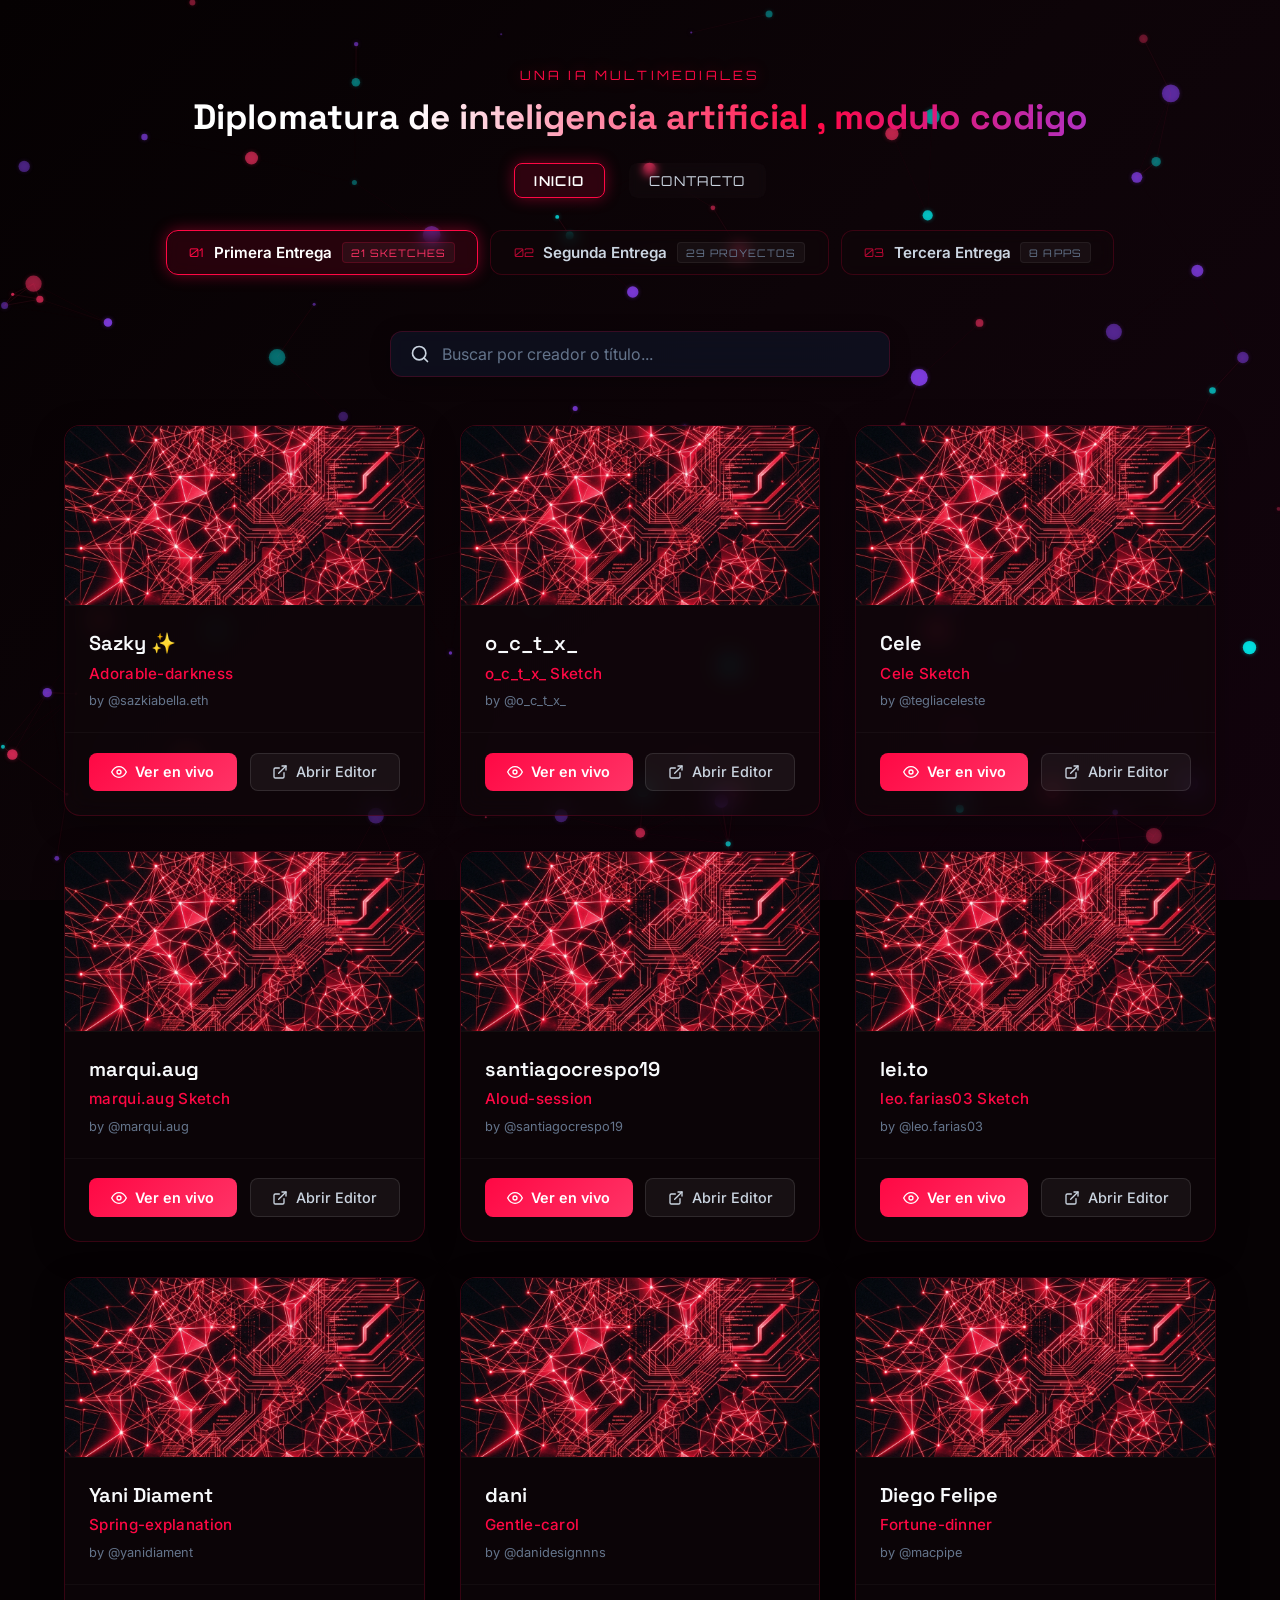
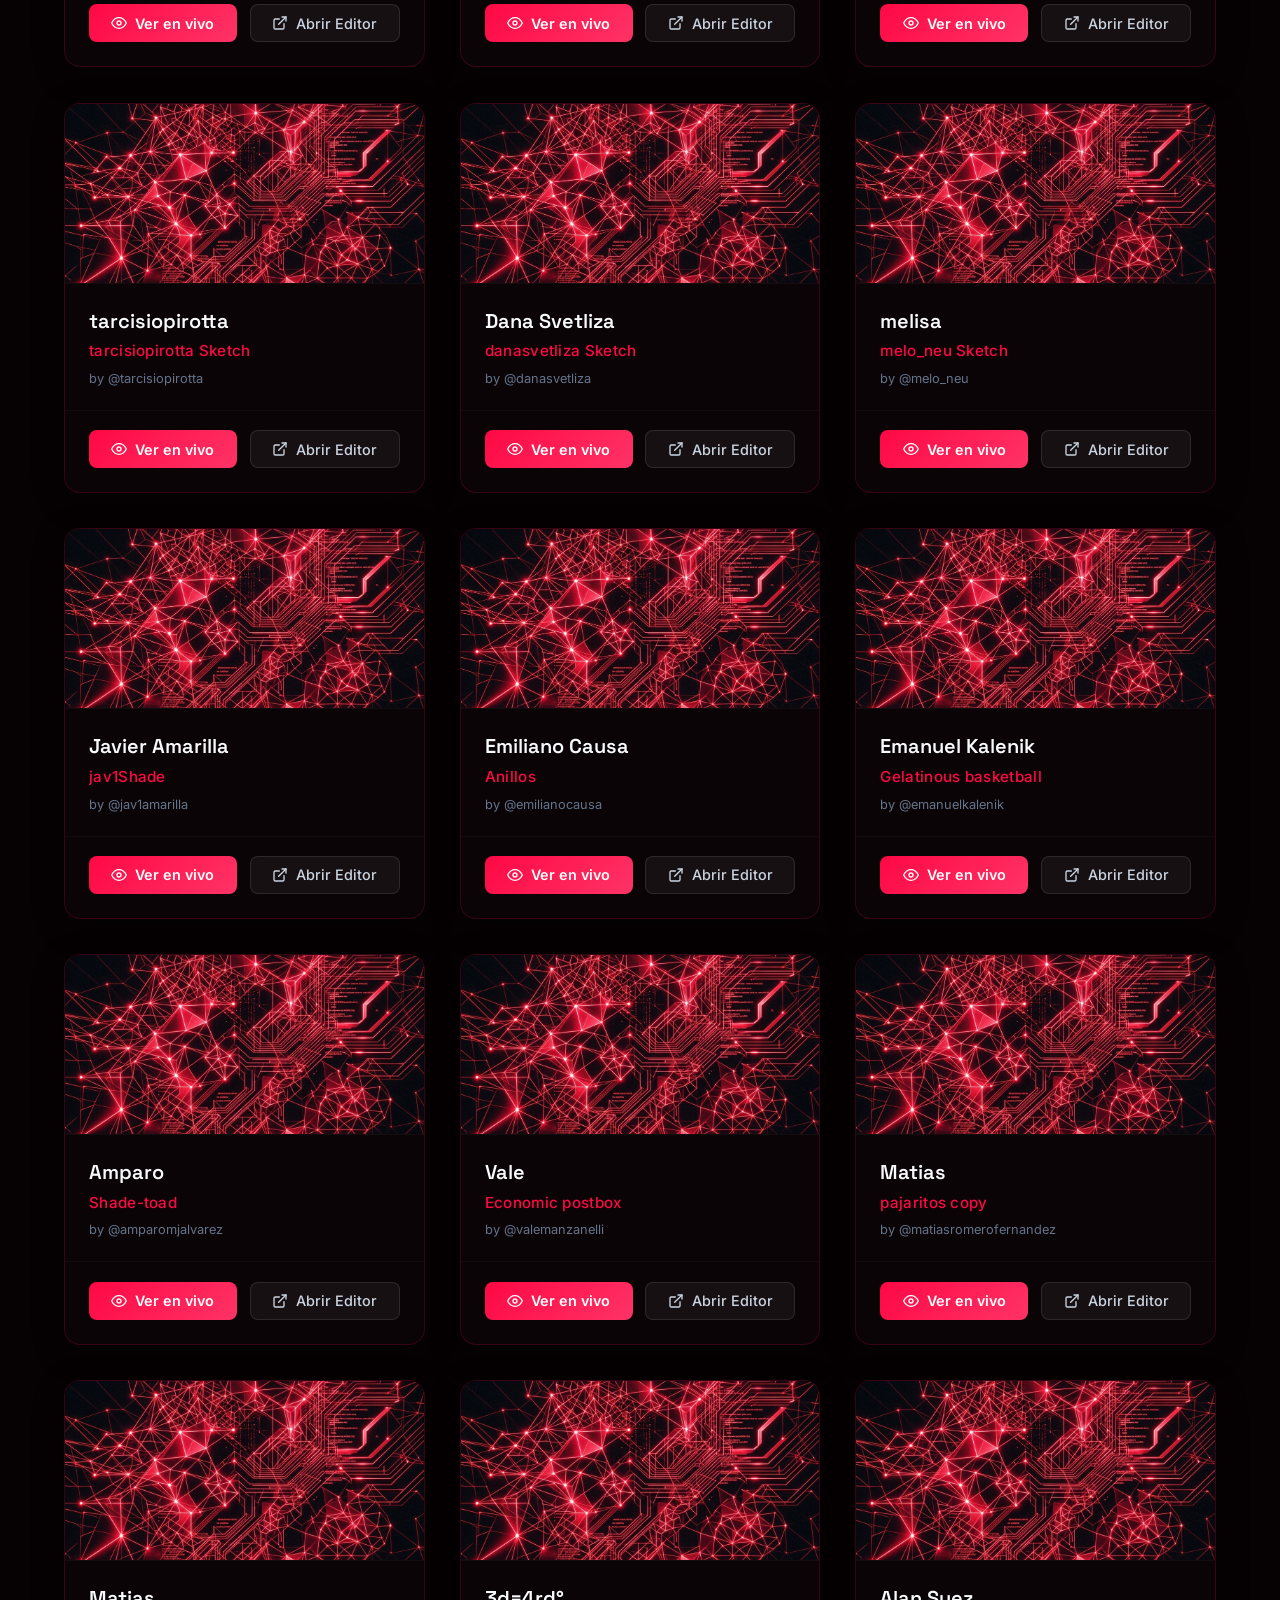
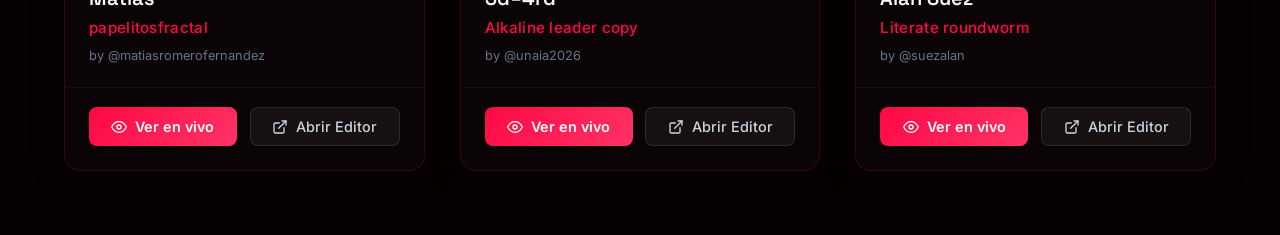
<file: index.html>
<!DOCTYPE html>
<html lang="es">
<head>
  <meta charset="UTF-8">
  <meta name="viewport" content="width=device-width, initial-scale=1.0">
  <title>Diplomatura de inteligencia artificial , modulo codigo - Galería de Trabajos</title>
  
  <!-- SEO Meta Tags -->
  <meta name="description" content="Galería de entregas y sketches creativos de los alumnos de la Diplomatura de Inteligencia Artificial (Módulo Código) de la UNA Multimediales.">
  <meta name="keywords" content="p5.js, creative coding, artificial intelligence, UNA Multimediales, diplomatura ia, generative art">
  <meta name="author" content="UNA Multimediales">
  
  <!-- Google Fonts -->
  <link rel="preconnect" href="https://fonts.googleapis.com">
  <link rel="preconnect" href="https://fonts.gstatic.com" crossorigin>
  <link href="https://fonts.googleapis.com/css2?family=Inter:wght@400;500;600&family=Orbitron:wght@500;700&family=Space+Grotesk:wght@500;700&display=swap" rel="stylesheet">
  
  <!-- Stylesheets -->
  <link rel="stylesheet" href="styles.css">
</head>
<body>

  <!-- Main Container -->
  <main class="container">
    
    <!-- Header -->
    <header>
      <span class="title-tag">UNA IA Multimediales</span>
      <h1 id="main-title">Diplomatura de inteligencia artificial , modulo codigo</h1>
      
      <!-- Navigation Bar -->
      <nav class="nav-bar" aria-label="Navegación principal">
        <a href="index.html" class="nav-link active" id="nav-home">Inicio</a>
        <a href="contacto.html" class="nav-link" id="nav-contact">Contacto</a>
      </nav>

      <!-- Tab Navigation for entregas -->
      <div class="tab-bar" role="tablist" aria-label="Entregas">
        <button class="tab-btn active" role="tab" aria-selected="true" data-tab="tp1" id="tab-tp1">
          <span class="tab-num">01</span>
          <span class="tab-label">Primera Entrega</span>
          <span class="tab-count">21 sketches</span>
        </button>
        <button class="tab-btn" role="tab" aria-selected="false" data-tab="tp2" id="tab-tp2">
          <span class="tab-num">02</span>
          <span class="tab-label">Segunda Entrega</span>
          <span class="tab-count">29 proyectos</span>
        </button>
        <button class="tab-btn" role="tab" aria-selected="false" data-tab="tp3" id="tab-tp3">
          <span class="tab-num">03</span>
          <span class="tab-label">Tercera Entrega</span>
          <span class="tab-count">8 apps</span>
        </button>
      </div>
    </header>

    <!-- TP1: p5.js Sketches -->
    <section id="section-tp1" class="tab-section active" aria-label="Primera entrega - p5.js sketches">
      <!-- Search Section -->
      <div class="search-wrapper" aria-label="Búsqueda de entregas">
        <div class="search-input-container">
          <span class="search-icon" aria-hidden="true">
            <svg xmlns="http://www.w3.org/2000/svg" width="20" height="20" viewBox="0 0 24 24" fill="none" stroke="currentColor" stroke-width="2" stroke-linecap="round" stroke-linejoin="round">
              <circle cx="11" cy="11" r="8"></circle>
              <line x1="21" y1="21" x2="16.65" y2="16.65"></line>
            </svg>
          </span>
          <input type="text" id="search-input" placeholder="Buscar por creador o título..." aria-label="Buscar sketches por creador o título">
        </div>
      </div>

      <!-- Cards Grid -->
      <section id="gallery-grid" class="gallery-grid" aria-label="Grilla de sketches de p5.js">
        <!-- Cards will be dynamically injected here by app.js -->
      </section>
    </section>

    <!-- TP2: GitHub Pages projects -->
    <section id="section-tp2" class="tab-section" aria-label="Segunda entrega - GitHub Pages">
      <section id="gallery-grid-tp2" class="gallery-grid" aria-label="Grilla de proyectos en GitHub Pages">
        <!-- Cards will be dynamically injected here by app.js -->
      </section>
    </section>

    <!-- TP3: Render deployed projects -->
    <section id="section-tp3" class="tab-section" aria-label="Tercera entrega - Render">
      <section id="gallery-grid-tp3" class="gallery-grid" aria-label="Grilla de proyectos en Render">
        <!-- Cards will be dynamically injected here by app.js -->
      </section>
    </section>

  </main>

  <!-- Interactive Modal Viewer for Live Sketches -->
  <dialog id="sketch-modal" class="modal-overlay" aria-labelledby="modal-title" aria-modal="true">
    <div class="modal-container">
      <header class="modal-header">
        <div class="modal-header-left">
          <h2 id="modal-title">Sketch Preview</h2>
          <a id="modal-external-link" href="#" target="_blank" aria-label="Abrir sketch en el editor de p5.js en una nueva pestaña">
            Abrir en p5.js Editor
            <svg xmlns="http://www.w3.org/2000/svg" width="12" height="12" viewBox="0 0 24 24" fill="none" stroke="currentColor" stroke-width="2" stroke-linecap="round" stroke-linejoin="round" aria-hidden="true">
              <path d="M18 13v6a2 2 0 0 1-2 2H5a2 2 0 0 1-2-2V8a2 2 0 0 1 2-2h6"></path>
              <polyline points="15 3 21 3 21 9"></polyline>
              <line x1="10" y1="14" x2="21" y2="3"></line>
            </svg>
          </a>
        </div>
        <button id="modal-close" aria-label="Cerrar vista previa del sketch">
          <svg xmlns="http://www.w3.org/2000/svg" width="20" height="20" viewBox="0 0 24 24" fill="none" stroke="currentColor" stroke-width="2" stroke-linecap="round" stroke-linejoin="round" aria-hidden="true">
            <line x1="18" y1="6" x2="6" y2="18"></line>
            <line x1="6" y1="6" x2="18" y2="18"></line>
          </svg>
        </button>
      </header>
      <div class="modal-body">
        <div id="modal-loading" class="modal-loading" aria-live="polite">
          <div class="spinner" aria-hidden="true"></div>
          <p>Ejecutando Sketch de p5.js...</p>
        </div>
        <iframe id="modal-iframe" src="about:blank" title="p5.js Sketch Interactive Preview" allow="accelerometer; autoplay; encrypted-media; gyroscope; picture-in-picture" allowfullscreen></iframe>
      </div>
    </div>
  </dialog>

  <!-- Javascript Scripts -->
  <script src="data.js"></script>
  <script src="app.js"></script>
  <script src="plexus.js"></script>
</body>
</html>
</file>
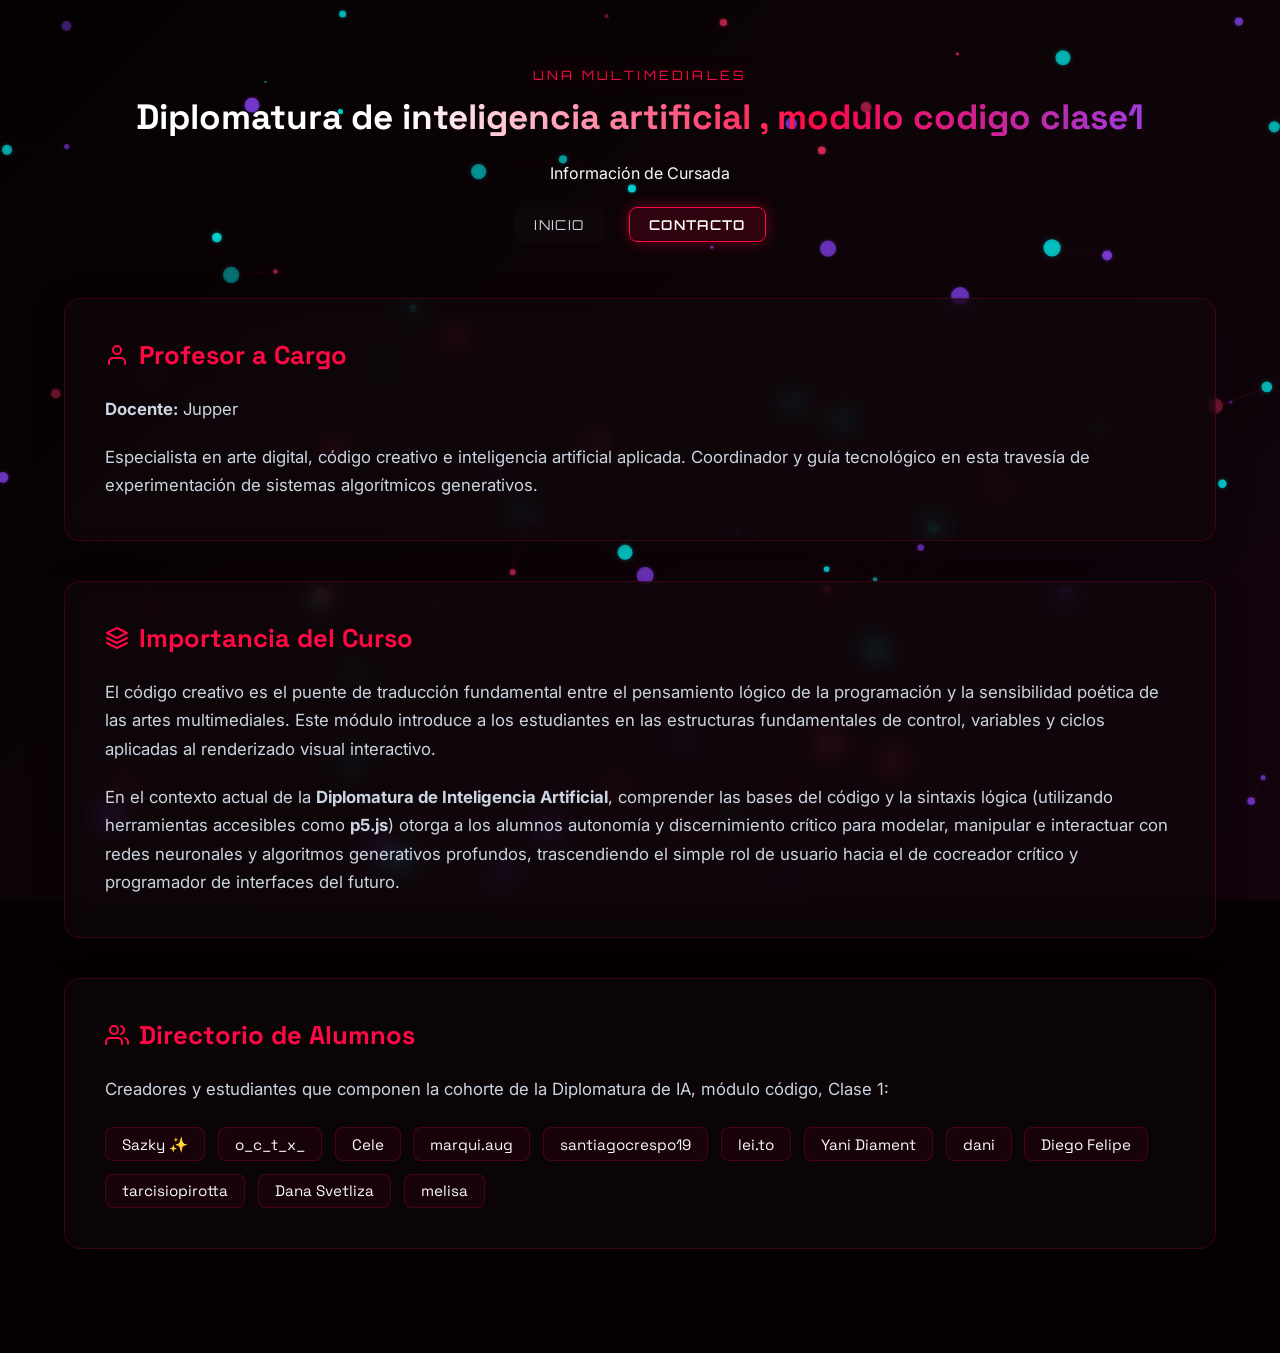
<file: contacto.html>
<!DOCTYPE html>
<html lang="es">
<head>
  <meta charset="UTF-8">
  <meta name="viewport" content="width=device-width, initial-scale=1.0">
  <title>Diplomatura de inteligencia artificial , modulo codigo clase1 - Información & Contacto</title>
  
  <!-- SEO Meta Tags -->
  <meta name="description" content="Información de contacto, listado de alumnos y profesor de la Diplomatura de Inteligencia Artificial de la UNA Multimediales. Reflexión sobre la importancia del código creativo.">
  <meta name="keywords" content="código creativo, artes multimediales, inteligencia artificial, profesor jupper, una, creative coding">
  
  <!-- Google Fonts -->
  <link rel="preconnect" href="https://fonts.googleapis.com">
  <link rel="preconnect" href="https://fonts.gstatic.com" crossorigin>
  <link href="https://fonts.googleapis.com/css2?family=Inter:wght@400;500;600&family=Orbitron:wght@500;700&family=Space+Grotesk:wght@500;700&display=swap" rel="stylesheet">
  
  <!-- Stylesheets -->
  <link rel="stylesheet" href="styles.css">
</head>
<body>

  <!-- Main Container -->
  <main class="container">
    
    <!-- Header -->
    <header>
      <span class="title-tag">UNA Multimediales</span>
      <h1 id="main-title">Diplomatura de inteligencia artificial , modulo codigo clase1</h1>
      <div class="gallery-section-tag" id="gallery-label">Información de Cursada</div>
      
      <!-- Navigation Bar -->
      <nav class="nav-bar" aria-label="Navegación principal">
        <a href="index.html" class="nav-link" id="nav-home">Inicio</a>
        <a href="contacto.html" class="nav-link active" id="nav-contact">Contacto</a>
      </nav>
    </header>

    <!-- Info Sections -->
    <div class="info-container">
      
      <!-- Professor Section -->
      <section class="info-section" aria-labelledby="teacher-heading">
        <h2 id="teacher-heading">
          <svg xmlns="http://www.w3.org/2000/svg" width="24" height="24" viewBox="0 0 24 24" fill="none" stroke="currentColor" stroke-width="2" stroke-linecap="round" stroke-linejoin="round" aria-hidden="true"><path d="M20 21v-2a4 4 0 0 0-4-4H8a4 4 0 0 0-4 4v2"></path><circle cx="12" cy="7" r="4"></circle></svg>
          Profesor a Cargo
        </h2>
        <p><strong>Docente:</strong> Jupper</p>
        <p>Especialista en arte digital, código creativo e inteligencia artificial aplicada. Coordinador y guía tecnológico en esta travesía de experimentación de sistemas algorítmicos generativos.</p>
      </section>

      <!-- Importance Section -->
      <section class="info-section" aria-labelledby="importance-heading">
        <h2 id="importance-heading">
          <svg xmlns="http://www.w3.org/2000/svg" width="24" height="24" viewBox="0 0 24 24" fill="none" stroke="currentColor" stroke-width="2" stroke-linecap="round" stroke-linejoin="round" aria-hidden="true"><path d="M12 2L2 7l10 5 10-5-10-5zM2 17l10 5 10-5M2 12l10 5 10-5"></path></svg>
          Importancia del Curso
        </h2>
        <p>El código creativo es el puente de traducción fundamental entre el pensamiento lógico de la programación y la sensibilidad poética de las artes multimediales. Este módulo introduce a los estudiantes en las estructuras fundamentales de control, variables y ciclos aplicadas al renderizado visual interactivo.</p>
        <p>En el contexto actual de la <strong>Diplomatura de Inteligencia Artificial</strong>, comprender las bases del código y la sintaxis lógica (utilizando herramientas accesibles como <strong>p5.js</strong>) otorga a los alumnos autonomía y discernimiento crítico para modelar, manipular e interactuar con redes neuronales y algoritmos generativos profundos, trascendiendo el simple rol de usuario hacia el de cocreador crítico y programador de interfaces del futuro.</p>
      </section>

      <!-- Students List Section -->
      <section class="info-section" aria-labelledby="students-heading">
        <h2 id="students-heading">
          <svg xmlns="http://www.w3.org/2000/svg" width="24" height="24" viewBox="0 0 24 24" fill="none" stroke="currentColor" stroke-width="2" stroke-linecap="round" stroke-linejoin="round" aria-hidden="true"><path d="M17 21v-2a4 4 0 0 0-4-4H5a4 4 0 0 0-4 4v2"></path><circle cx="9" cy="7" r="4"></circle><path d="M23 21v-2a4 4 0 0 0-3-3.87"></path><path d="M16 3.13a4 4 0 0 1 0 7.75"></path></svg>
          Directorio de Alumnos
        </h2>
        <p>Creadores y estudiantes que componen la cohorte de la Diplomatura de IA, módulo código, Clase 1:</p>
        <div class="student-list-container">
          <span class="student-tag">Sazky ✨</span>
          <span class="student-tag">o_c_t_x_</span>
          <span class="student-tag">Cele</span>
          <span class="student-tag">marqui.aug</span>
          <span class="student-tag">santiagocrespo19</span>
          <span class="student-tag">lei.to</span>
          <span class="student-tag">Yani Diament</span>
          <span class="student-tag">dani</span>
          <span class="student-tag">Diego Felipe</span>
          <span class="student-tag">tarcisiopirotta</span>
          <span class="student-tag">Dana Svetliza</span>
          <span class="student-tag">melisa</span>
        </div>
      </section>

    </div>

  </main>

  <!-- Javascript Scripts -->
  <script src="plexus.js"></script>
</body>
</html>
</file>
<file: styles.css>
/* Styling for p5.js Sketch Gallery - Cyber/AI theme with Red & Purple accents */

/* CSS Variables for design tokens */
:root {
  --bg-primary: #060204;
  --bg-card: rgba(18, 8, 12, 0.55);
  --bg-card-hover: rgba(30, 10, 16, 0.75);
  --border-color: rgba(255, 8, 68, 0.18);
  --border-hover: rgba(141, 68, 252, 0.45);
  
  --accent-red: #ff0844;
  --accent-purple: #8d44fc;
  --accent-pink: #ff3366;
  
  --text-primary: #f8fafc;
  --text-secondary: #cbd5e1;
  --text-muted: #64748b;
  
  --glow-red: 0 0 15px rgba(255, 8, 68, 0.4);
  --glow-purple: 0 0 15px rgba(141, 68, 252, 0.3);
  
  --font-title: 'Space Grotesk', sans-serif;
  --font-tech: 'Orbitron', monospace;
  --font-body: 'Inter', sans-serif;
}

/* Reset & Scrollbar */
* {
  margin: 0;
  padding: 0;
  box-sizing: border-box;
}

body {
  background-color: var(--bg-primary);
  color: var(--text-primary);
  font-family: var(--font-body);
  min-height: 100vh;
  overflow-x: hidden;
  position: relative;
}

body.modal-open {
  overflow: hidden;
}

/* Custom Scrollbar */
::-webkit-scrollbar {
  width: 8px;
}
::-webkit-scrollbar-track {
  background: var(--bg-primary);
}
::-webkit-scrollbar-thumb {
  background: rgba(255, 8, 68, 0.2);
  border-radius: 4px;
}
::-webkit-scrollbar-thumb:hover {
  background: rgba(255, 8, 68, 0.5);
}

/* Plexus Canvas Background */
#plexus-canvas {
  position: fixed;
  top: 0;
  left: 0;
  width: 100vw;
  height: 100vh;
  z-index: -1;
  pointer-events: auto; /* allows mouse click and hover tracking */
  background: linear-gradient(135deg, #050102 0%, #0d0408 50%, #12030d 100%);
}

/* Base Layout Container */
.container {
  max-width: 1200px;
  margin: 0 auto;
  padding: 4rem 1.5rem;
  position: relative;
}

/* Header Styles */
header {
  text-align: center;
  margin-bottom: 3.5rem;
}

.title-tag {
  font-family: var(--font-tech);
  color: var(--accent-red);
  font-size: 0.8rem;
  letter-spacing: 0.25em;
  text-transform: uppercase;
  margin-bottom: 0.75rem;
  text-shadow: var(--glow-red);
  display: inline-block;
}

h1 {
  font-family: var(--font-title);
  font-weight: 700;
  font-size: 2.2rem;
  line-height: 1.25;
  margin-bottom: 1.5rem;
  background: linear-gradient(to right, #ffffff 30%, var(--accent-red) 65%, var(--accent-purple) 100%);
  -webkit-background-clip: text;
  -webkit-text-fill-color: transparent;
  background-clip: text;
}

/* Navigation Menu */
nav.nav-bar {
  display: flex;
  justify-content: center;
  gap: 1.5rem;
  margin-top: 1.5rem;
  margin-bottom: 0.5rem;
}

.nav-link {
  color: var(--text-secondary);
  text-decoration: none;
  font-family: var(--font-tech);
  font-size: 0.85rem;
  letter-spacing: 0.1em;
  text-transform: uppercase;
  padding: 0.5rem 1.2rem;
  border-radius: 8px;
  border: 1px solid transparent;
  transition: all 0.25s ease;
  background: rgba(255, 255, 255, 0.02);
  backdrop-filter: blur(4px);
  -webkit-backdrop-filter: blur(4px);
}

.nav-link:hover {
  color: var(--text-primary);
  border-color: var(--border-color);
  background: rgba(255, 8, 68, 0.05);
  box-shadow: var(--glow-red);
}

.nav-link.active {
  color: #ffffff;
  border-color: var(--accent-red);
  background: rgba(255, 8, 68, 0.15);
  box-shadow: var(--glow-red);
  font-weight: 600;
}

@keyframes pulse {
  0% { transform: scale(0.9); opacity: 0.6; }
  50% { transform: scale(1.2); opacity: 1; box-shadow: 0 0 8px var(--accent-red); }
  100% { transform: scale(0.9); opacity: 0.6; }
}

/* ===== Tab Navigation ===== */
.tab-bar {
  display: flex;
  justify-content: center;
  gap: 0.75rem;
  margin-top: 2rem;
  flex-wrap: wrap;
}

.tab-btn {
  display: flex;
  align-items: center;
  gap: 0.6rem;
  padding: 0.7rem 1.4rem;
  border-radius: 12px;
  border: 1px solid var(--border-color);
  background: rgba(18, 8, 12, 0.4);
  backdrop-filter: blur(8px);
  -webkit-backdrop-filter: blur(8px);
  cursor: pointer;
  transition: all 0.3s ease;
  font-family: var(--font-body);
  color: var(--text-secondary);
  text-align: left;
}

.tab-btn:hover {
  border-color: var(--accent-purple);
  background: rgba(141, 68, 252, 0.08);
  box-shadow: 0 0 12px rgba(141, 68, 252, 0.15);
  transform: translateY(-2px);
}

.tab-btn.active {
  border-color: var(--accent-red);
  background: rgba(255, 8, 68, 0.12);
  box-shadow: var(--glow-red);
  color: #ffffff;
}

.tab-num {
  font-family: var(--font-tech);
  font-size: 0.75rem;
  color: var(--accent-red);
  opacity: 0.7;
}

.tab-btn.active .tab-num {
  opacity: 1;
}

.tab-label {
  font-weight: 600;
  font-size: 0.95rem;
}

.tab-count {
  font-family: var(--font-tech);
  font-size: 0.65rem;
  letter-spacing: 0.1em;
  text-transform: uppercase;
  padding: 0.15rem 0.5rem;
  border-radius: 4px;
  background: rgba(255, 255, 255, 0.04);
  border: 1px solid rgba(255, 255, 255, 0.06);
  color: var(--text-muted);
}

.tab-btn.active .tab-count {
  border-color: rgba(255, 8, 68, 0.2);
  color: var(--accent-pink);
}

/* Tab Section Visibility */
.tab-section {
  display: none;
  animation: fadeIn 0.35s ease;
}

.tab-section.active {
  display: block;
}

@keyframes fadeIn {
  from { opacity: 0; transform: translateY(8px); }
  to   { opacity: 1; transform: translateY(0); }
}

/* Search Bar Wrapper */
.search-wrapper {
  max-width: 500px;
  margin: 0 auto 3rem auto;
  position: relative;
}

.search-input-container {
  display: flex;
  align-items: center;
  background: rgba(15, 23, 42, 0.6);
  border: 1px solid var(--border-color);
  border-radius: 12px;
  padding: 0.75rem 1.2rem;
  transition: all 0.3s ease;
  box-shadow: 0 4px 20px rgba(0, 0, 0, 0.3);
  backdrop-filter: blur(12px);
  -webkit-backdrop-filter: blur(12px);
}

.search-input-container:focus-within {
  border-color: var(--accent-red);
  box-shadow: var(--glow-red), 0 4px 20px rgba(0, 0, 0, 0.4);
}

.search-icon {
  color: var(--text-secondary);
  margin-right: 0.75rem;
  display: flex;
  align-items: center;
}

.search-input-container input {
  width: 100%;
  background: transparent;
  border: none;
  outline: none;
  color: var(--text-primary);
  font-size: 1rem;
  font-family: var(--font-body);
}

.search-input-container input::placeholder {
  color: var(--text-muted);
}

/* Gallery Grid */
.gallery-grid {
  display: grid;
  grid-template-columns: repeat(auto-fill, minmax(300px, 1fr));
  gap: 2.2rem;
  width: 100%;
}

.no-results {
  grid-column: 1 / -1;
  text-align: center;
  padding: 4rem 2rem;
  background: var(--bg-card);
  border: 1px dashed var(--border-color);
  border-radius: 16px;
  backdrop-filter: blur(8px);
}

.no-results p {
  color: var(--text-secondary);
  font-size: 1.1rem;
}

/* Sketch Card (shared by all sections) */
.sketch-card {
  background: var(--bg-card);
  border: 1px solid var(--border-color);
  border-radius: 16px;
  overflow: hidden;
  transition: all 0.35s cubic-bezier(0.25, 0.8, 0.25, 1);
  display: flex;
  flex-direction: column;
  backdrop-filter: blur(12px);
  -webkit-backdrop-filter: blur(12px);
  box-shadow: 0 8px 32px rgba(0, 0, 0, 0.3);
}

.sketch-card:hover {
  transform: translateY(-6px);
  border-color: var(--border-hover);
  box-shadow: var(--glow-purple), 0 12px 40px rgba(0, 0, 0, 0.45);
}

/* Card Header cover image & hover iframe preview */
.card-thumb-container {
  width: 100%;
  height: 180px;
  position: relative;
  overflow: hidden;
  border-bottom: 1px solid rgba(255, 255, 255, 0.05);
  background: #050102;
}

.placeholder-img {
  width: 100%;
  height: 100%;
  display: block;
  object-fit: cover;
  transition: opacity 0.4s ease, transform 0.5s ease;
  position: absolute;
  top: 0;
  left: 0;
  z-index: 1;
}

.sketch-card:hover .placeholder-img {
  transform: scale(1.03);
  opacity: 0.15; /* fade placeholder so iframe stands out */
}

/* Hover iframe injection */
.preview-iframe {
  width: 100%;
  height: 100%;
  border: none;
  position: absolute;
  top: 0;
  left: 0;
  z-index: 2;
  opacity: 0;
  transition: opacity 0.4s ease;
  background: transparent;
}

.sketch-card:hover .preview-iframe {
  opacity: 1;
}

/* Card Info */
.card-info {
  padding: 1.5rem;
  flex-grow: 1;
  display: flex;
  flex-direction: column;
  gap: 0.4rem;
}

.card-info h3 {
  font-family: var(--font-title);
  font-size: 1.25rem;
  font-weight: 600;
  color: var(--text-primary);
  white-space: nowrap;
  overflow: hidden;
  text-overflow: ellipsis;
}

.sketch-title {
  color: var(--accent-red);
  font-size: 0.95rem;
  font-weight: 500;
  letter-spacing: 0.02em;
  white-space: nowrap;
  overflow: hidden;
  text-overflow: ellipsis;
  line-height: 1.4;
}

.sketch-author-sub {
  color: var(--text-muted);
  font-size: 0.8rem;
  margin-top: 0.2rem;
}

/* Card Actions */
.card-actions {
  padding: 1.2rem 1.5rem 1.5rem 1.5rem;
  display: flex;
  gap: 0.8rem;
  border-top: 1px solid rgba(255, 255, 255, 0.03);
}

/* Button UI */
.btn {
  display: inline-flex;
  align-items: center;
  justify-content: center;
  gap: 0.5rem;
  padding: 0.6rem 1rem;
  border-radius: 8px;
  font-size: 0.9rem;
  font-weight: 500;
  cursor: pointer;
  transition: all 0.25s ease;
  text-decoration: none;
  font-family: var(--font-body);
  border: none;
}

.btn svg {
  flex-shrink: 0;
}

.btn-primary {
  background: linear-gradient(135deg, var(--accent-red) 0%, var(--accent-pink) 100%);
  color: #ffffff;
  flex: 1;
  font-weight: 600;
}

.btn-primary:hover {
  box-shadow: 0 0 15px var(--accent-red);
  transform: scale(1.02);
}

.btn-secondary {
  background: rgba(255, 255, 255, 0.05);
  border: 1px solid rgba(255, 255, 255, 0.1);
  color: var(--text-secondary);
  flex: 1;
}

.btn-secondary:hover {
  background: rgba(255, 255, 255, 0.1);
  border-color: var(--text-primary);
  color: var(--text-primary);
}

/* Info Section (For Contact Page) */
.info-section {
  background: var(--bg-card);
  border: 1px solid var(--border-color);
  border-radius: 16px;
  padding: 2.5rem;
  backdrop-filter: blur(12px);
  -webkit-backdrop-filter: blur(12px);
  margin-bottom: 2.5rem;
  box-shadow: 0 8px 32px rgba(0, 0, 0, 0.3);
}

.info-section h2 {
  font-family: var(--font-title);
  color: var(--accent-red);
  margin-bottom: 1.5rem;
  font-size: 1.6rem;
  display: flex;
  align-items: center;
  gap: 0.6rem;
}

.info-section p {
  color: var(--text-secondary);
  line-height: 1.7;
  font-size: 1.05rem;
  margin-bottom: 1.2rem;
}

.info-section p:last-child {
  margin-bottom: 0;
}

/* Student List styled as a flex layout tag cloud */
.student-list-container {
  display: flex;
  flex-wrap: wrap;
  gap: 0.8rem;
  margin-top: 1.5rem;
}

.student-tag {
  background: rgba(255, 8, 68, 0.06);
  border: 1px solid rgba(255, 8, 68, 0.2);
  color: var(--text-primary);
  padding: 0.4rem 1rem;
  border-radius: 8px;
  font-size: 0.95rem;
  transition: all 0.25s ease;
  font-family: var(--font-title);
}

.student-tag:hover {
  border-color: var(--accent-red);
  background: rgba(255, 8, 68, 0.15);
  transform: translateY(-2px);
  box-shadow: var(--glow-red);
}

/* Interactive Modal */
.modal-overlay {
  position: fixed;
  top: 0;
  left: 0;
  width: 100%;
  height: 100%;
  z-index: 1000;
  background: rgba(5, 1, 2, 0.85);
  backdrop-filter: blur(12px);
  -webkit-backdrop-filter: blur(12px);
  opacity: 0;
  pointer-events: none;
  display: flex;
  align-items: center;
  justify-content: center;
  transition: opacity 0.3s ease;
  padding: 1.5rem;
}

.modal-overlay.active {
  opacity: 1;
  pointer-events: auto;
}

.modal-container {
  background: #0a0306;
  border: 1px solid var(--border-hover);
  border-radius: 20px;
  width: 100%;
  max-width: 960px;
  height: 80vh;
  max-height: 700px;
  display: flex;
  flex-direction: column;
  overflow: hidden;
  box-shadow: var(--glow-purple), 0 20px 50px rgba(0, 0, 0, 0.6);
  transform: scale(0.95);
  transition: transform 0.3s cubic-bezier(0.34, 1.56, 0.64, 1);
}

.modal-overlay.active .modal-container {
  transform: scale(1);
}

/* Modal Header */
.modal-header {
  padding: 1.2rem 1.5rem;
  border-bottom: 1px solid rgba(255, 255, 255, 0.05);
  display: flex;
  justify-content: space-between;
  align-items: center;
  background: rgba(18, 8, 12, 0.8);
}

.modal-header-left {
  display: flex;
  flex-direction: column;
  gap: 0.2rem;
}

#modal-title {
  font-family: var(--font-title);
  font-size: 1.25rem;
  font-weight: 600;
  color: var(--text-primary);
}

#modal-external-link {
  color: var(--accent-red);
  font-size: 0.8rem;
  text-decoration: none;
  display: inline-flex;
  align-items: center;
  gap: 0.3rem;
  transition: opacity 0.2s ease;
}

#modal-external-link:hover {
  opacity: 0.8;
  text-decoration: underline;
}

#modal-close {
  background: transparent;
  border: none;
  color: var(--text-secondary);
  cursor: pointer;
  padding: 0.4rem;
  border-radius: 50%;
  display: flex;
  align-items: center;
  justify-content: center;
  transition: all 0.2s ease;
  background: rgba(255, 255, 255, 0.03);
}

#modal-close:hover {
  background: rgba(255, 255, 255, 0.1);
  color: var(--text-primary);
  transform: rotate(90deg);
}

/* Modal Content (iframe viewport) */
.modal-body {
  flex-grow: 1;
  position: relative;
  background: #000000;
}

#modal-iframe {
  width: 100%;
  height: 100%;
  border: none;
  display: none;
}

/* Live Sketch Loading State */
.modal-loading {
  position: absolute;
  top: 0;
  left: 0;
  width: 100%;
  height: 100%;
  display: flex;
  flex-direction: column;
  align-items: center;
  justify-content: center;
  gap: 1.2rem;
  background: #0a0306;
}

.spinner {
  width: 45px;
  height: 45px;
  border: 3px solid rgba(255, 8, 68, 0.1);
  border-radius: 50%;
  border-top-color: var(--accent-red);
  border-bottom-color: var(--accent-purple);
  animation: spin 1s linear infinite;
  box-shadow: 0 0 10px rgba(255, 8, 68, 0.2);
}

@keyframes spin {
  to { transform: rotate(360deg); }
}

.modal-loading p {
  font-family: var(--font-tech);
  color: var(--text-secondary);
  font-size: 0.85rem;
  letter-spacing: 0.1em;
  text-transform: uppercase;
}

/* Responsive Rules */
@media (max-width: 768px) {
  .container {
    padding: 2.5rem 1rem;
  }
  
  h1 {
    font-size: 1.7rem;
  }
  
  .gallery-grid {
    grid-template-columns: repeat(auto-fill, minmax(260px, 1fr));
    gap: 1.5rem;
  }
  
  .modal-container {
    height: 70vh;
  }
  
  .info-section {
    padding: 1.5rem;
  }

  .tab-btn {
    flex: 1;
    min-width: 140px;
    justify-content: center;
  }

  .tab-count {
    display: none;
  }
}
</file>
